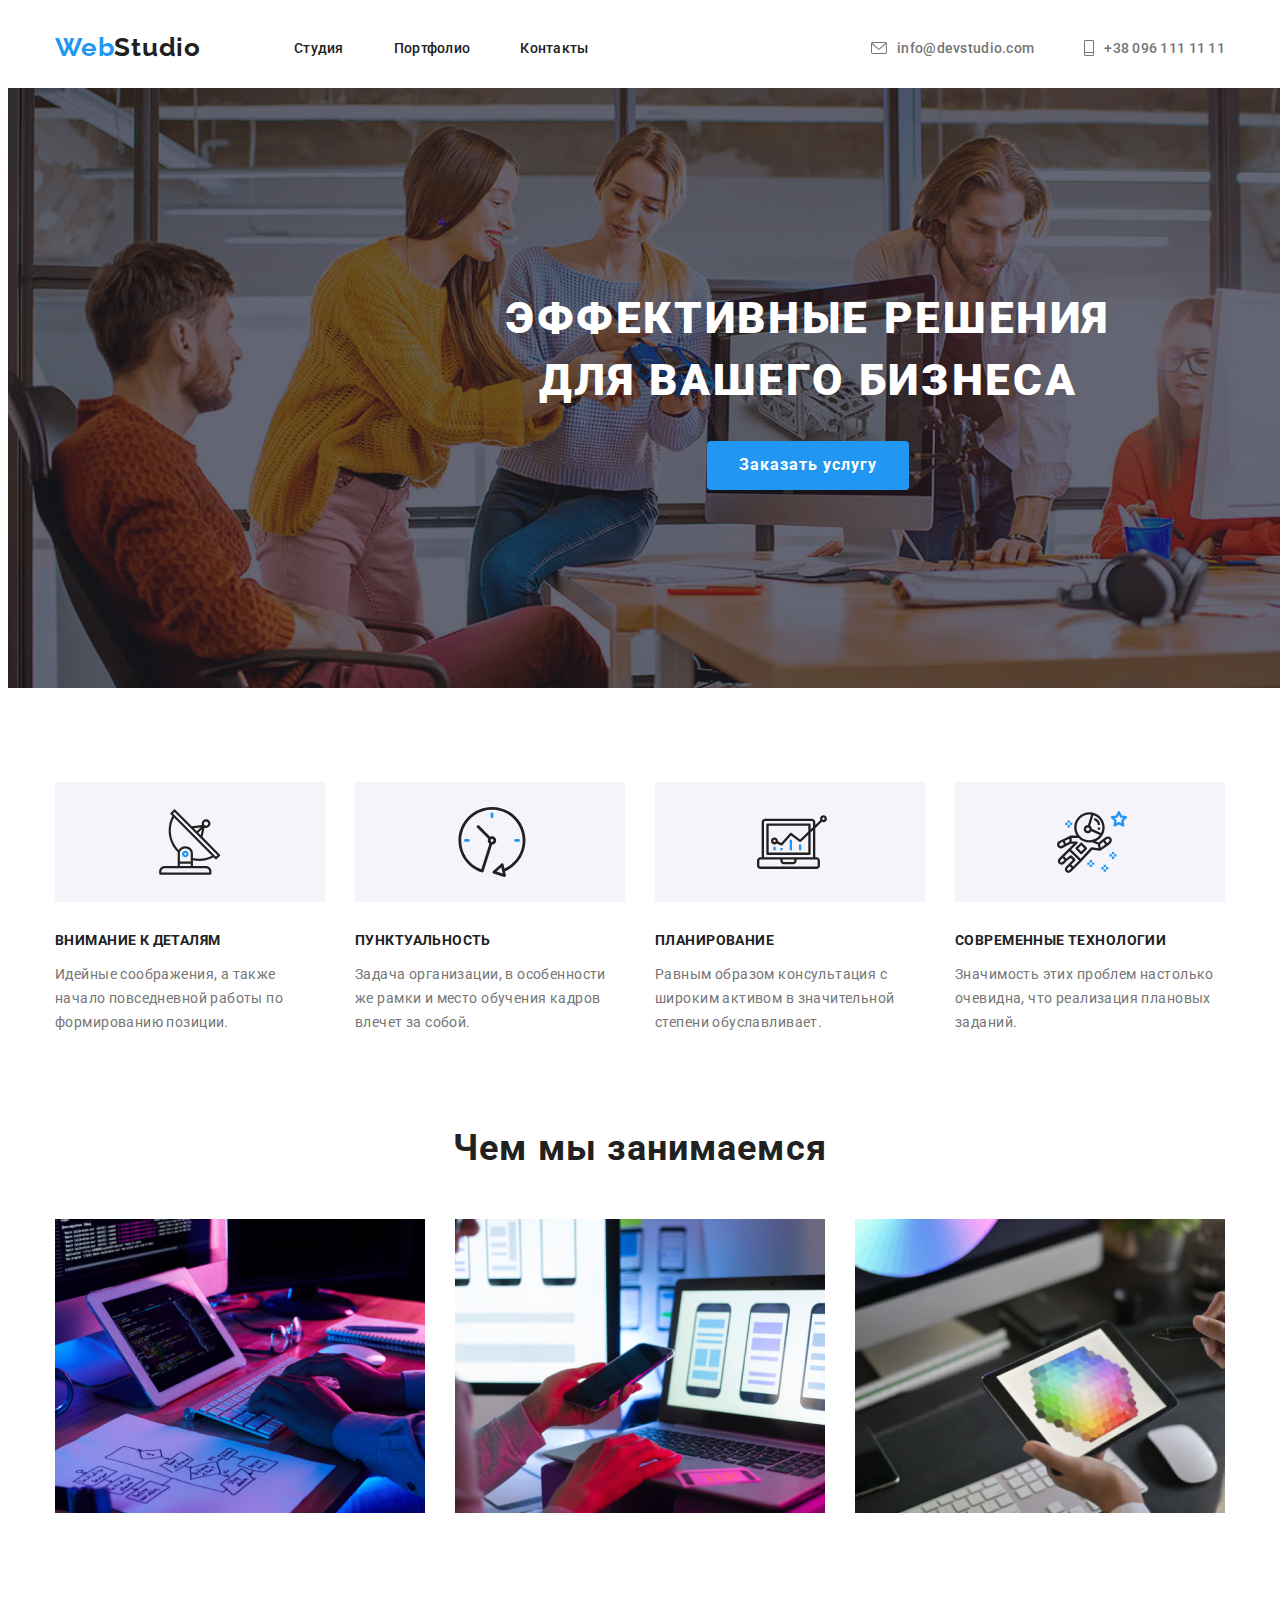
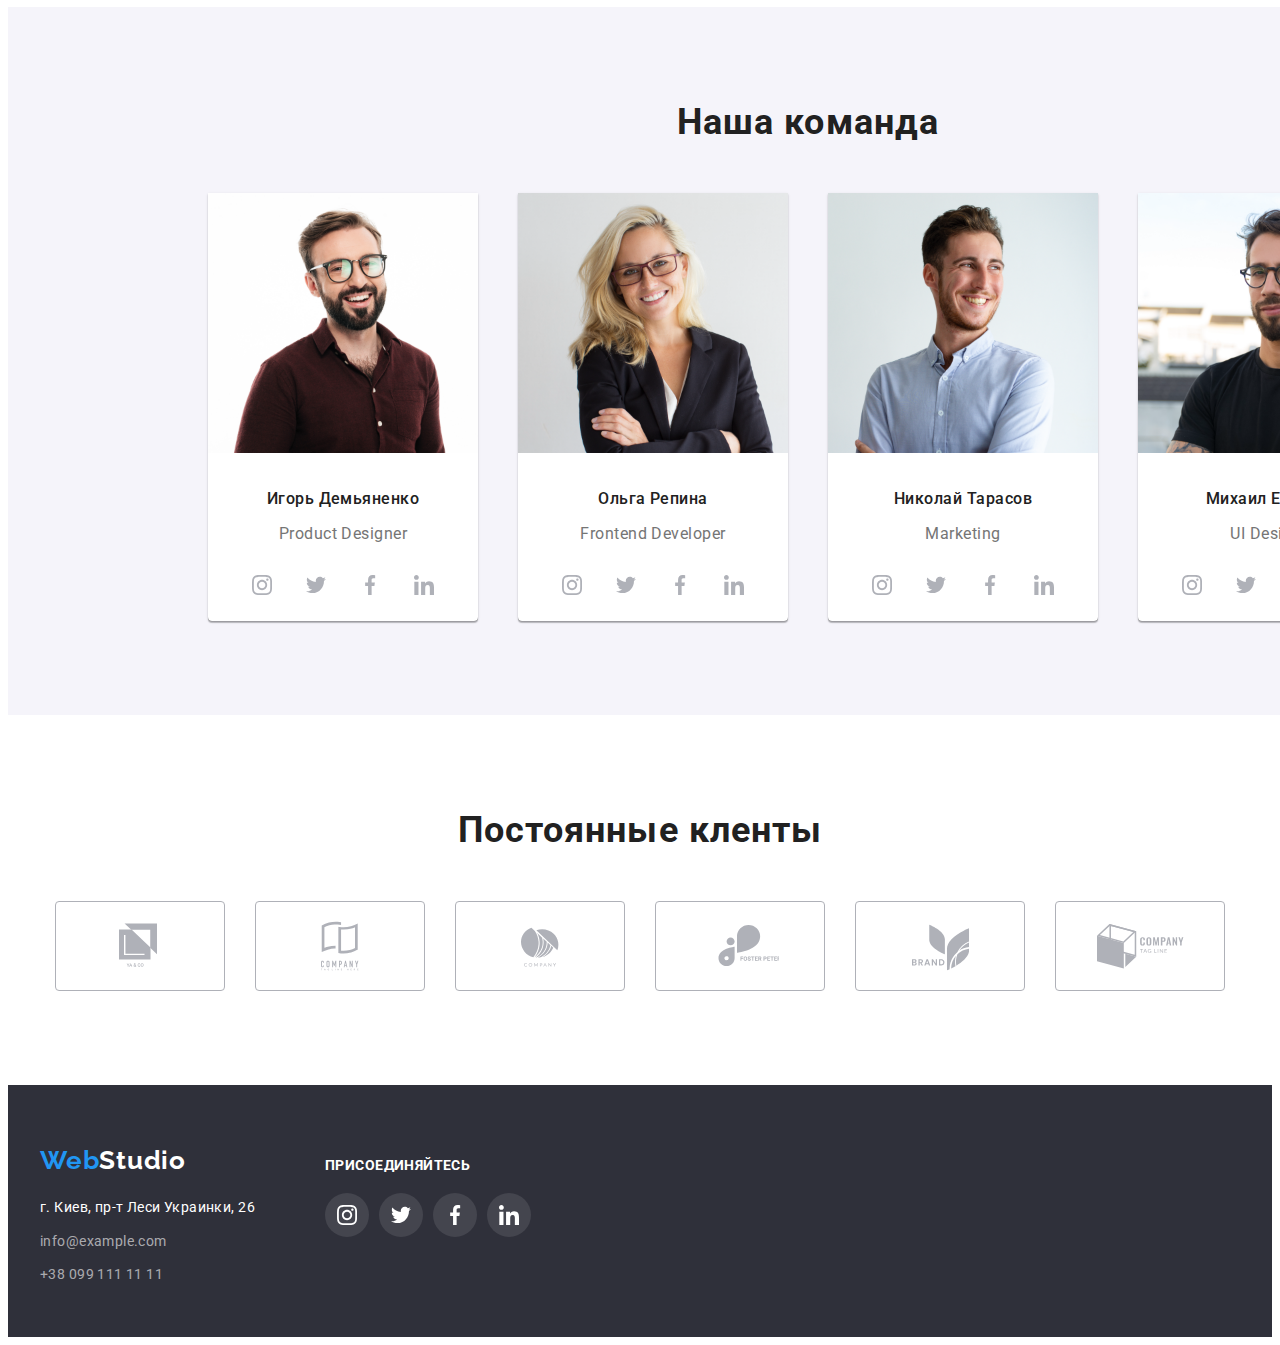
<file: index.html>
<!DOCTYPE html>
<html lang="ru">

<head>
    <meta charset="UTF-8" />
    <meta name="viewport" content="width=device-width, initial-scale=1.0" />
    <link href="https://fonts.googleapis.com/css2?family=Raleway:wght@700&family=Roboto:wght@400;500&display=swap" rel="stylesheet">
    <link rel="stylesheet" href="https://cdnjs.cloudflare.com/ajax/libs/modern-normalize/1.0.0/modern-normalize.min.css"
        integrity="sha512-ISS7cAi1PEhQ8jnbJpJZMd29NlhNj4AWYyLOSp2CE/CsHxTCu+r+t0D2yoJudVrd0/8fTVPUVDzY5Tvli75u/g=="
        crossorigin="anonymous" />
    <link rel="stylesheet" href="./css/main.css" />
    <title>Document</title>
</head>

<body>




    
    <!-- nav -->
    <header class="header">
        <div class="container">
            <nav class="navbar">
                <ul class="list webstudio">
                    <li class="item">
                        <a class="link-portfolio" href="index.html" lang="en"><span
                            class="webstudio-span">Web</span><span class="webstudio-span-studio">Studio</span></a>
                    </li>
                </ul>
                <ul class="list portfolio-contacts">
                   
                       
                    
                    <li class="item"><a class="link-portfolio" href="">Студия</a></li>
                    <li class="item"><a class="link-portfolio" href="portfolio.html">Портфолио</a></li>
                    <li class="item"><a class="link-portfolio" href="">Контакты</a></li>
                </ul>

                <ul class="list contacts">
                    <li class="item">
                       
                        <a class="link-mail" href="mailto:info@devstudio.com" lang="en">
                            <svg class="envelope">
                                <use href = "./img/svg/sprite.svg#envelope">
    
                                </use>
                            </svg>
                            info@devstudio.com</a>
                       
                       
                    </li>
                  
                    <li class="item">
                        
                        <a class="contacts-phone" href="tel:+380961111111">
                            <svg class="smartphone" width = 20px height = 20px>
                                <use href = "./img/svg/sprite.svg#smartphone">
                                    </use>
                            </svg>
                            +38 096 111 11 11</a></li>
                </ul>
            </nav>
        </div>
    </header>
   
        <!-- герой -->
    <section class="hero overlay">
       
            <h1 class="hero-title">Эффективные решения для вашего бизнеса</h1>
            <a class="hero-link" href="">Заказать услугу</a>

        
         
    </section>

    <!-- чем мы занимаемся -->

    <section class="features">
       <div class="container-no-padding">
        <div class="flex-container">
            
           <ul class="list flex-container">
               
               <li class="flex-element">
                <div class="tumb">
                    <svg class="clock"  style="width:65.32px; height:70px;">
               <use href = "./img/svg/sprite.svg#antenna"></use>
           </svg>
              </div>
                   
                   
                   <h3>Внимание к деталям</h3>
                   <div class="box">
                    <p class="features-text">Идейные соображения, а также начало повседневной работы по формированию позиции.</p>
                   </div>
                    
            
                   
                  
               </li>
               <li class="flex-element">
                   <div class="tumb">
                         <svg class="clock" style="width:70px; height:70px;">
                    <use href = "./img/svg/sprite.svg#clock"></use>
                </svg>
                   </div>
               
                   
                   <h3 >Пунктуальность</h3>
                   <div class="box">
                    <p class="features-text">Задача организации, в особенности же рамки и место обучения кадров влечет за собой.</p>
                   </div>
                   
                   
                  
               </li>
               <li class="flex-element">
                <div class="tumb">
                    <svg class="clock" style="width:70px; height:70px;">
               <use href = "./img/svg/sprite.svg#diagram"></use>
           </svg>
              </div>
                   <h3 >Планирование</h3>
                   <div class="box">
                        <p class="features-text">Равным образом консультация с широким активом в значительной степени обуславливает.</p>
                   </div>
                   
                   
                   
               </li>
               <li class="flex-element">
                <div class="tumb">
                    <svg class="clock" style = "width: 70px; height:70px;">
               <use href = "./img/svg/sprite.svg#astronaut"></use>
           </svg>
              </div>
               
                   <h3 >Современные технологии</h3>
                   <div class="box">
                    <p class="features-text">Значимость этих проблем настолько очевидна, что реализация плановых заданий.</p>
                   </div>
                    
                  
               </li>
           </ul>

        </div>
        <h2 class="secondary-title">Чем мы занимаемся</h2>
        <ul class="list flex-container-pictures">
            <li class="features-pictures"><img src="./img/img.png" alt=""></li>
            <li class="features-pictures"><img src="./img/img-2.png" alt=""></li>
            <li class="features-pictures"><img src="./img/img-3.png" alt=""></li>
        </ul>
    </div>

    </section>

    <!-- наша команда -->

    <section class="our-team">
      
     <div class="team-container">
         <div class="team-title">
            <h2 class="clients-title">
                Наша команда
            </h2>
         </div>
        
         <ul class="team-list list">
             <li class="item-team">
                 <div class="card">
                    <img class="card-image" src="./img/team/img-4.png" alt="team-mate" />
                    <div class="card-content">
                        <h3 class="team-member">
                            Игорь Демьяненко
                        </h3>
                        <p class="team-text" style="margin: 0;">
                            Product Designer
                        </p>
                        <ul class="list social-networks">
                            <li class="social-networks-item">
                                <a class="social-networks-link" href="https://instagram.com" target="blank" rel="noopener noreferer" aria-label="Instagram">
                                <svg class="social-networks-icons">
                                    <use href = "./img/svg/sprite.svg#instagram"></use>
                                </svg>
                                </a>

                            </li>
                            <li class="social-networks-item">
                                <a class="social-networks-link" href="https://twitter.com" target="blank" rel="noopener noreferer" aria-label="Twitter">
                                <svg class="social-networks-icons">
                                    <use href = "./img/svg/sprite.svg#twitter"></use>
                                </svg>
                                </a>
                            </li>
                            <li class="social-networks-item">
                                <a class="social-networks-link" href="https://facebook.com" target="blank" rel="noopener noreferer" aria-label="Facebook">
                                <svg class="social-networks-icons">
                                    <use href = "./img/svg/sprite.svg#facebook"></use>
                                </svg>
                                </a>
                            </li>
                            <li class="social-networks-item">
                                <a class="social-networks-link" href="https://linkedin.com" target="blank" rel="noopener noreferer" aria-label="linkedin">
                                <svg class="social-networks-icons">
                                    <use href = "./img/svg/sprite.svg#linkedin"></use>
                                </svg>
                                </a>
                            </li>
                        </ul>
                        <!-- конец div card-content -->
                        </div>
                
                <!-- конец div card-content -->
                </div>
                <!-- конец item-team -->
             </li>

             
             <li class="item-team">
                <div class="card">
                    <img class="card-image" src="./img/team/img-5.png" alt="team-mate" />
                    <div class="card-content" >
                        <h3 class="team-member">
                            Ольга Репина
                        </h3>
                        <p class="team-text">
                            Frontend Developer
                        </p>
                        <ul class="list social-networks">
                            <li class="social-networks-item">
                                <a class="social-networks-link" href="https://instagram.com" target="blank" rel="noopener noreferer" aria-label="Instagram">
                                <svg class="social-networks-icons">
                                    <use href = "./img/svg/sprite.svg#instagram"></use>
                                </svg>
                                </a>

                            </li>
                            <li class="social-networks-item">
                                <a class="social-networks-link" href="https://twitter.com" target="blank" rel="noopener noreferer" aria-label="Twitter">
                                <svg class="social-networks-icons">
                                    <use href = "./img/svg/sprite.svg#twitter"></use>
                                </svg>
                                </a>
                            </li>
                            <li class="social-networks-item">
                                <a class="social-networks-link" href="https://facebook.com" target="blank" rel="noopener noreferer" aria-label="Facebook">
                                <svg class="social-networks-icons">
                                    <use href = "./img/svg/sprite.svg#facebook"></use>
                                </svg>
                                </a>
                            </li>
                            <li class="social-networks-item">
                                <a class="social-networks-link" href="https://linkedin.com" target="blank" rel="noopener noreferer" aria-label="linkedin">
                                <svg class="social-networks-icons">
                                    <use href = "./img/svg/sprite.svg#linkedin"></use>
                                </svg>
                                </a>
                            </li>
                        </ul>
                        <!-- конец div card-content -->
                        </div>
                
                <!-- конец div card-content -->
                </div>
                <!-- конец item-team -->
             </li>

             <li class="item-team">
                 <div class="card">
                    <img class="card-image" src="./img/team/img-6.png" alt="team-mate"/>
                    <div class="card-content">
                        <h3 class="team-member">
                            Николай Тарасов
                        </h3>
                        <p class="team-text">
                            Marketing
                        </p>
                        <ul class="list social-networks">
                            <li class="social-networks-item">
                                <a class="social-networks-link" href="https://instagram.com" target="blank" rel="noopener noreferer" aria-label="Instagram">
                                <svg class="social-networks-icons">
                                    <use href = "./img/svg/sprite.svg#instagram"></use>
                                </svg>
                                </a>

                            </li>
                            <li class="social-networks-item">
                                <a class="social-networks-link" href="https://twitter.com" target="blank" rel="noopener noreferer" aria-label="Twitter">
                                <svg class="social-networks-icons">
                                    <use href = "./img/svg/sprite.svg#twitter"></use>
                                </svg>
                                </a>
                            </li>
                            <li class="social-networks-item">
                                <a class="social-networks-link" href="https://facebook.com" target="blank" rel="noopener noreferer" aria-label="Facebook">
                                <svg class="social-networks-icons">
                                    <use href = "./img/svg/sprite.svg#facebook"></use>
                                </svg>
                                </a>
                            </li>
                            <li class="social-networks-item">
                                <a class="social-networks-link" href="https://linkedin.com" target="blank" rel="noopener noreferer" aria-label="linkedin">
                                <svg class="social-networks-icons">
                                    <use href = "./img/svg/sprite.svg#linkedin"></use>
                                </svg>
                                </a>
                            </li>
                        </ul>
                        <!-- конец div card-content -->
                        </div>
                
                <!-- конец div card-content -->
                </div>
                <!-- конец item-team -->
             </li>
             

             <li class="item-team">
                <div class="card">
                    <img class="card-image" src="./img/team/img-7.png" alt="team-mate" style= "width:270px"/>
                    <div class="card-content">
                        <h3 class="team-member" >
                            Михаил Ермаков
                        </h3>
                        <p class="team-text">
                            UI Designer
                        </p>
                       
                        <ul class="list social-networks">
                            <li class="social-networks-item">
                                <a class="social-networks-link" href="https://instagram.com" target="blank" rel="noopener noreferer" aria-label="Instagram">
                                <svg class="social-networks-icons">
                                    <use href = "./img/svg/sprite.svg#instagram"></use>
                                </svg>
                                </a>

                            </li>
                            <li class="social-networks-item">
                                <a class="social-networks-link" href="https://twitter.com" target="blank" rel="noopener noreferer" aria-label="Twitter">
                                <svg class="social-networks-icons">
                                    <use href = "./img/svg/sprite.svg#twitter"></use>
                                </svg>
                                </a>
                            </li>
                            <li class="social-networks-item">
                                <a class="social-networks-link" href="https://facebook.com" target="blank" rel="noopener noreferer" aria-label="Facebook">
                                <svg class="social-networks-icons">
                                    <use href = "./img/svg/sprite.svg#facebook"></use>
                                </svg>
                                </a>
                            </li>
                            <li class="social-networks-item">
                                <a class="social-networks-link" href="https://linkedin.com" target="blank" rel="noopener noreferer" aria-label="linkedin">
                                <svg class="social-networks-icons">
                                    <use href = "./img/svg/sprite.svg#linkedin"></use>
                                </svg>
                                </a>
                            </li>
                        </ul>
                        
                    </div>
                 </div>
             </li>
             <!-- конец team-list -->
         </ul>
         
         <!-- конец дива team-container -->
             </div>  
         <!--конец секции наша команда  -->
    </section>


<section class="clients">
    <div class="container-no-padding client">

    
        <h2 class="clients-title">
            Постоянные кленты
        </h2>
        

        
        <ul class="list clients-container">
            <li class= "list-element">
               <a href="" class="clients-link">
                   <svg class="logo logo-clients-one">
                       <use href = "./img/svg/sprite.svg#logo-1">

                       </use>
                   </svg>
               </a> 
            </li>

            <li class= "list-element">
                <a href="" class="clients-link">
                    <svg class="logo logo-clients-two">
                        <use href = "./img/svg/sprite.svg#logo-2">
 
                        </use>
                    </svg>
                </a> 
             </li>
             <li class= "list-element">
                <a href="" class="clients-link">
                    <svg class="logo logo-clients-three">
                        <use href = "./img/svg/sprite.svg#logo-3">
 
                        </use>
                    </svg>
                </a> 
             </li>
             <li class= "list-element">
                <a href="" class="clients-link">
                    <svg class=" logo logo-clients-four">
                        <use href = "./img/svg/sprite.svg#logo-4">
 
                        </use>
                    </svg>
                </a> 
             </li>
             <li class= "list-element">
                <a href="" class="clients-link">
                    <svg class="logo logo-clients-five">
                        <use href = "./img/svg/sprite.svg#logo-5">
 
                        </use>
                    </svg>
                </a> 
             </li>
             <li class= "list-element">
                <a href="" class="clients-link">
                    <svg class=" logo logo-clients-six">
                        <use href = "./img/svg/sprite.svg#logo-6">
 
                        </use>
                    </svg>
                </a> 
             </li>

        </ul>
    </div>
    
    
</section>

   
    <section class="footer-section">
       
            <footer class="footer container">
                <div class="adress">
                <a class="footer-webstudio-link" href=""><span class="webstudio-span">Web</span><span
                        class="footer-webstudio-span-studio">Studio</span></a>
                <address class="footer-address">
                    <span class="address-span">
                        г. Киев, пр-т Леси Украинки, 26 <br />
                    </span>
                    
                    <a class="address-contacts-mail" href="mailto:info@example.com">info@example.com</a>
                   
                    <a class="address-contacts-phone" href="tel:+380991111111">+38 099 111 11 11</a>
                </address>
        </div>
      
           <div class="footer-title">
           
           </div> 
        <div class="join">
                <h4 class="footer-joinup-title">Присоединяйтесь</h4>
            
                <ul class="list social-networks">
                    <li class="social-networks-item">
                        <a class="footer-networks-link" href="https://instagram.com" target="blank" rel="noopener noreferer" aria-label="Instagram">
                        <svg class="footer-networks-icons">
                            <use href = "./img/svg/sprite.svg#instagram"></use>
                        </svg>
                        </a>

                    </li>
                    <li class="social-networks-item">
                        <a class="footer-networks-link" href="https://twitter.com" target="blank" rel="noopener noreferer" aria-label="Twitter">
                        <svg class="footer-networks-icons">
                            <use href = "./img/svg/sprite.svg#twitter"></use>
                        </svg>
                        </a>
                    </li>
                    <li class="social-networks-item">
                        <a class="footer-networks-link" href="https://facebook.com" target="blank" rel="noopener noreferer" aria-label="Facebook">
                        <svg class="footer-networks-icons">
                            <use href = "./img/svg/sprite.svg#facebook"></use>
                        </svg>
                        </a>
                    </li>
                    <li class="social-networks-item">
                        <a class="footer-networks-link" href="https://linkedin.com" target="blank" rel="noopener noreferer" aria-label="linkedin">
                        <svg class="footer-networks-icons">
                            <use href = "./img/svg/sprite.svg#linkedin"></use>
                        </svg>
                        </a>
                    </li>
                </ul>
               
            </div>
            </footer>
       
    </section>

  
</body>

</html>
</file>
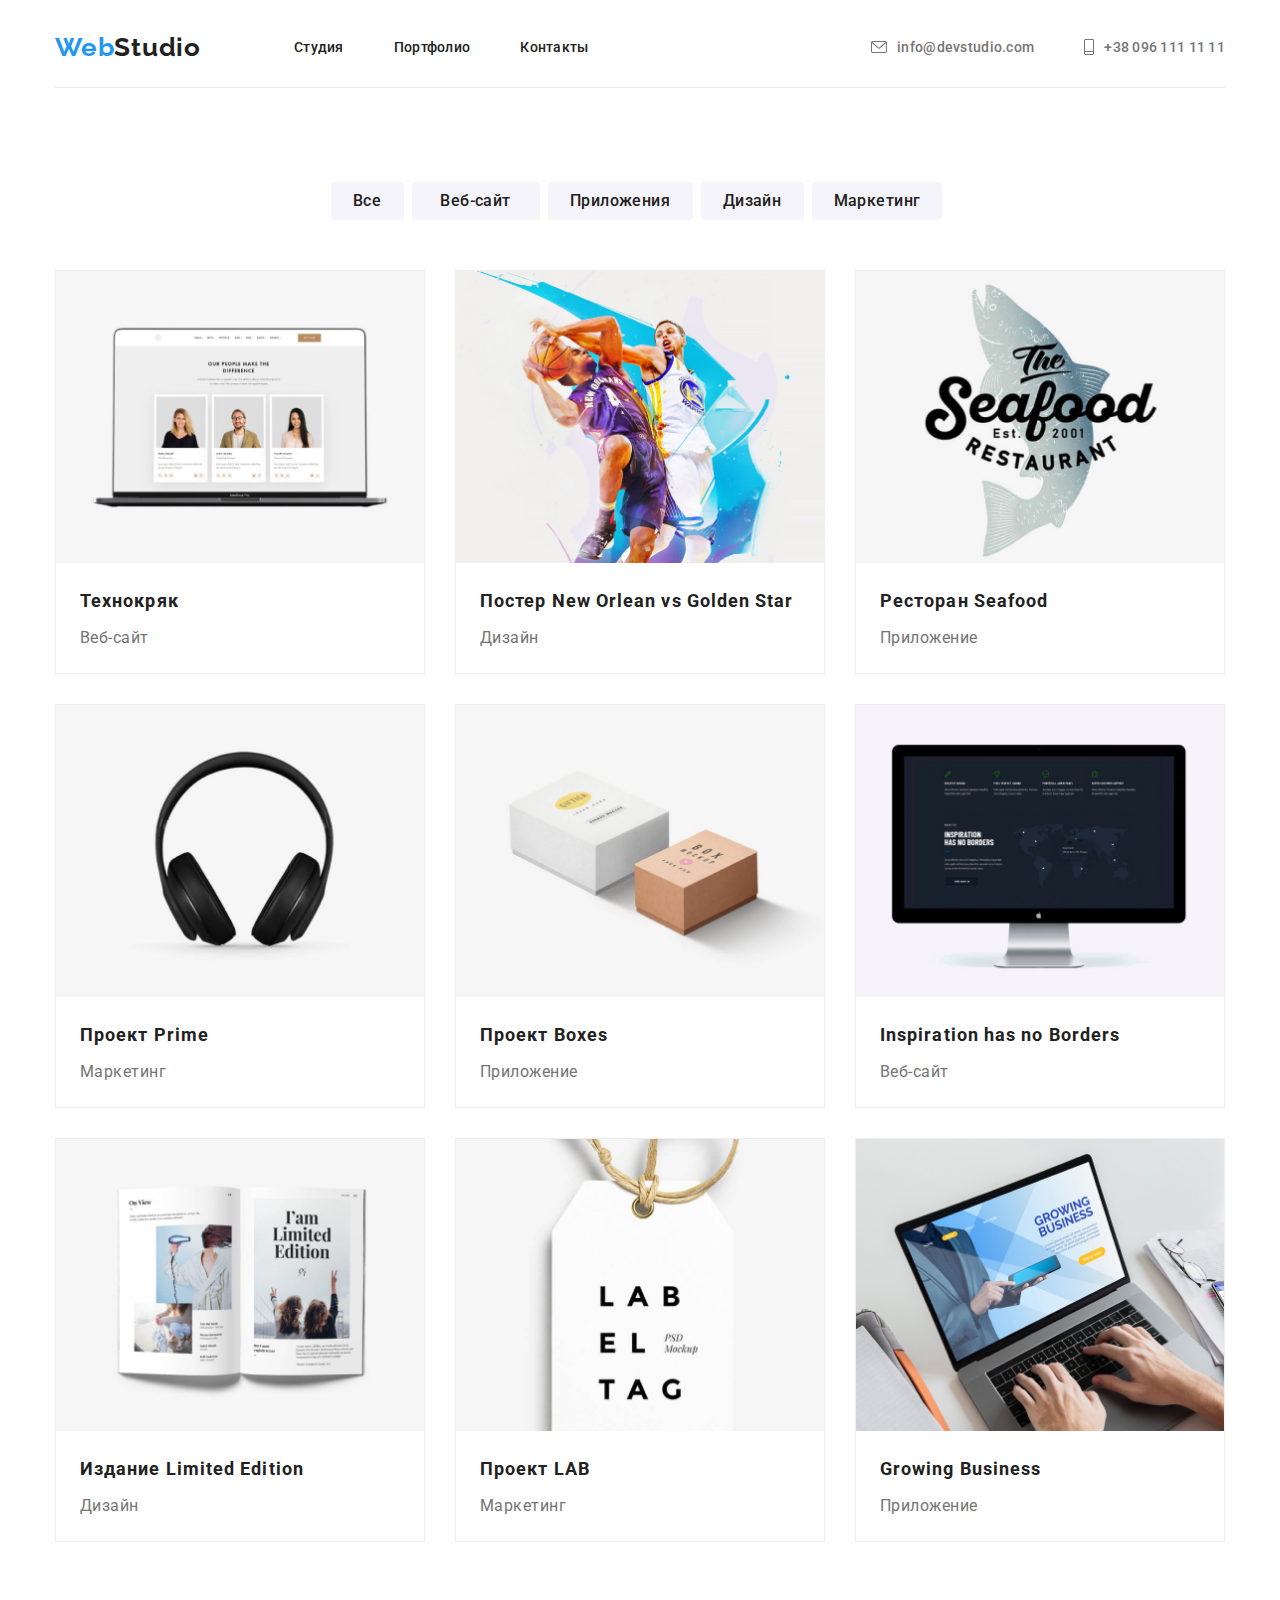
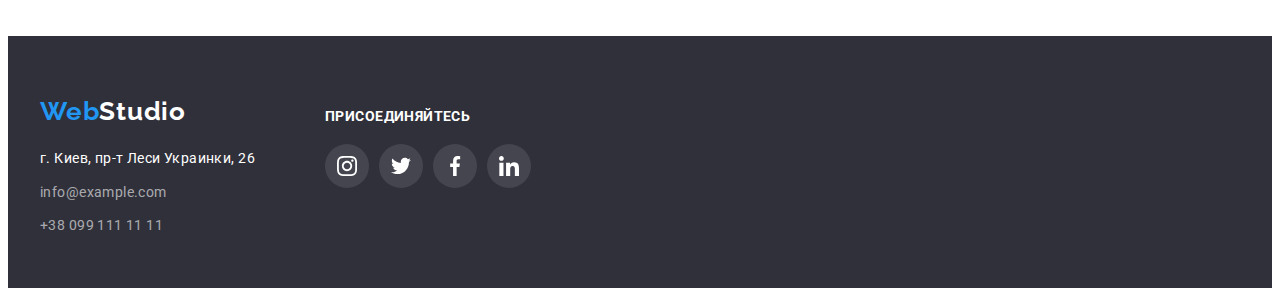
<file: portfolio.html>
<!DOCTYPE html>
<html lang="ru">

<head>
    <meta charset="UTF-8" />
    <meta name="viewport" content="width=device-width, initial-scale=1.0" />
    <link href="https://fonts.googleapis.com/css2?family=Raleway:wght@700&family=Roboto:wght@500&display=swap"
        rel="stylesheet" />
    <link rel="stylesheet" href="https://cdnjs.cloudflare.com/ajax/libs/modern-normalize/1.0.0/modern-normalize.min.css"
        integrity="sha512-ISS7cAi1PEhQ8jnbJpJZMd29NlhNj4AWYyLOSp2CE/CsHxTCu+r+t0D2yoJudVrd0/8fTVPUVDzY5Tvli75u/g=="
        crossorigin="anonymous" />
    <link rel="stylesheet" href="./css/main.css" />
    <title>Portfolio</title>
</head>

<body>
    <header class="header">
        <div class="container">
            <nav class="navbar-portfolio">
                <ul class="list webstudio">
                    <li class="item">
                        <a class="link-portfolio" href="index.html" lang="en"><span
                            class="webstudio-span">Web</span><span class="webstudio-span-studio">Studio</span></a>
                    </li>
                </ul>
                <ul class="list portfolio-contacts">
                   
                       
                    
                    <li class="item"><a class="link-portfolio" href="index.html">Студия</a></li>
                    <li class="item"><a class="link-portfolio" href="portfolio.html">Портфолио</a></li>
                    <li class="item"><a class="link-portfolio" href="">Контакты</a></li>
                </ul>

                <ul class="list contacts">
                    <li class="item">
                       <div class="mail-envelope">
                        <a class="link-mail" href="mailto:info@devstudio.com" lang="en">
                            <svg class="envelope">
                                <use href = "./img/svg/sprite.svg#envelope">
    
                                </use>
                            </svg>
                            info@devstudio.com</a>
                       </div>
                       
                    </li>
                    <li class="item">
                        
                        <a class="contacts-phone" href="tel:+380961111111">
                            <svg class="smartphone">
                                <use href = "./img/svg/sprite.svg#smartphone"></use>
                            </svg>
                            +38 096 111 11 11</a></li>
                </ul>
            </nav>
        </div>
    </header>

    <main>
   
            <ul class="list portfolio-buttons">
                <li class="button-item"><button class="button-items-all">Все</button></li>
                <li class="button-item"><button class="button-items-website">Веб-сайт</button></li>
                <li class="button-item"><button class="button-items-apps">Приложения</button></li>
                <li class="button-item"><button class="button-items-disign">Дизайн</button></li>
                <li class="button-item"><button class="button-items-marketing">Маркетинг</button></li>
            </ul>
      
        
        
   
<div class="card-container-portfolio">
    <div class="flex-container-portfolio">

<div class="card-portfolio">
    <img class="card-image-portfolio" src="./img/portfolio/img-14.jpg" alt="" >
    <div class="card-content-portfolio">
        <h3 class="features-title">Технокряк</h3>
        <p class="card-text">Веб-сайт</p>
    </div>
</div>

<div class="card-portfolio">
    <img class="card-image-portfolio" src="./img/portfolio/img-15.jpg" alt="" >
    <div class="card-content-portfolio">
        <h3 class="features-title">Постер New Orlean vs Golden Star</h3>
        <p class="card-text" >Дизайн</p>
    </div>
</div>

<div class="card-portfolio">
    <img class="card-image-portfolio" src="./img/portfolio/img-16.jpg" alt="" >
    <div class="card-content-portfolio">
        <h3 class="features-title">Ресторан Seafood</h3>
        <p class="card-text">Приложение</p>
    </div>
</div>

<div class="card-portfolio">
    <img class="card-image-portfolio" src="./img/portfolio/img-17.jpg" alt="" >
    <div class="card-content-portfolio">
        <h3 class="features-title">Проект Prime</h3>
        <p class="card-text">Маркетинг</p>
    </div>
</div>

<div class="card-portfolio">
    <img class="card-image-portfolio" src="./img/portfolio/img-18.jpg" alt="" >
    <div class="card-content-portfolio">
        <h3 class="features-title">Проект Boxes</h3>
        <p class="card-text">Приложение</p>
    </div>
</div>

<div class="card-portfolio">
    <img class="card-image-portfolio" src="./img/portfolio/img-19.jpg" alt="" >
    <div class="card-content-portfolio">
        <h3 class="features-title">Inspiration has no Borders</h3>
        <p class="card-text">Веб-сайт</p>
    </div>
</div>

<div class="card-portfolio">
    <img class="card-image-portfolio" src="./img/portfolio/img-20.jpg" alt="" >
    <div class="card-content-portfolio">
        <h3 class="features-title">Издание Limited Edition</h3>
        <p class="card-text">Дизайн</p>
    </div>
</div>

<div class="card-portfolio">
    <img class="card-image-portfolio" src="./img/portfolio/img-21.jpg" alt="" >
    <div class="card-content-portfolio">
        <h3 class="features-title">Проект LAB</h3>
        <p class="card-text">Маркетинг</p>
    </div>
</div>

<div class="card-portfolio">
    <img class="card-image-portfolio" src="./img/portfolio/img-22.jpg" alt="" >
    <div class="card-content-portfolio">
        <h3 class="features-title">Growing Business</h3>
        <p class="card-text">Приложение</p>
    </div>
</div>
<!-- закончился flex-container -->
</div>
<!-- ************************* -->
<!-- закончился card-container -->
</div>
<!-- ************************** -->
    </main>

        
        <section class="footer-section">
       
            <footer class="footer container">
                <div class="adress">
                <a class="footer-webstudio-link" href=""><span class="webstudio-span">Web</span><span
                        class="footer-webstudio-span-studio">Studio</span></a>
                <address class="footer-address">
                    <span class="address-span">
                        г. Киев, пр-т Леси Украинки, 26 <br />
                    </span>
                    
                    <a class="address-contacts-mail" href="mailto:info@example.com">info@example.com</a>
                   
                    <a class="address-contacts-phone" href="tel:+380991111111">+38 099 111 11 11</a>
                </address>
        </div>
      
          
           <div class="join">
            <h4 class="footer-joinup-title">Присоединяйтесь</h4>
        
            <ul class="list social-networks">
                <li class="social-networks-item">
                    <a class="footer-networks-link" href="https://instagram.com" target="blank" rel="noopener noreferer" aria-label="Instagram">
                    <svg class="footer-networks-icons">
                        <use href = "./img/svg/sprite.svg#instagram"></use>
                    </svg>
                    </a>

                </li>
                <li class="social-networks-item">
                    <a class="footer-networks-link" href="https://twitter.com" target="blank" rel="noopener noreferer" aria-label="Twitter">
                    <svg class="footer-networks-icons">
                        <use href = "./img/svg/sprite.svg#twitter"></use>
                    </svg>
                    </a>
                </li>
                <li class="social-networks-item">
                    <a class="footer-networks-link" href="https://facebook.com" target="blank" rel="noopener noreferer" aria-label="Facebook">
                    <svg class="footer-networks-icons">
                        <use href = "./img/svg/sprite.svg#facebook"></use>
                    </svg>
                    </a>
                </li>
                <li class="social-networks-item">
                    <a class="footer-networks-link" href="https://linkedin.com" target="blank" rel="noopener noreferer" aria-label="linkedin">
                    <svg class="footer-networks-icons">
                        <use href = "./img/svg/sprite.svg#linkedin"></use>
                    </svg>
                    </a>
                </li>
            </ul>
           
        </div>
            </footer>
       
    </section>



</body>

</html>
</file>
<file: css/main.css>
/* осановные утилиты */
html {
  box-sizing: border-box;
}

*,
*::before,
*::after {
  box-sizing: inherit;
}


img {
  display: inline-block;
  max-width: 100%;
  height: auto;
}

.list {
  list-style: none;
  padding: 0;
  margin: 0;
}
.header >.container{
  height: 80px;
}

.container {
  width: 1200px;
  margin-left: auto;
  margin-right: auto;
  padding-right: 15px;
  padding-left: 15px;
  
}

:root {
  --title-text-color: #212121;
  --accent-color: #2196f3;
  --primary-white-color: #ffffff;
  --main-text-color: #757575;
  --hero-bcg-color: #2f303a;
  --team-bcg-color: #f5f4fa;
  --footer-bcg: #2f303a;
  --address-mail: rgba(255, 255, 255, 0.6);
}


/*/ здесь прописываем ховеры и фокусы /*/
.link-portfolio:hover {
  color: var(--accent-color);
}

.link-portfolio:focus {
  color: var(--accent-color);
}

/* section{
  padding-top: 94px;
  padding-bottom: 94px;
} */

/* navbar */





.navbar{
  display: flex;
  align-items: center;
  justify-content: center ;
  height: 80px;
}

.navbar-portfolio{
  display: flex;
  align-items: center;
  justify-content: center;
  height: 80px;
  border-bottom: 1px solid #ECECEC;
}
.webstudio{
  margin-right: 93px;
}
.portfolio-contacts {
  padding: 0;
  margin: 0;
  display: flex;
}

  /* .portfolio-contacts .item{
    margin-right: 50px;
  }
  .portfolio-contacts .item:last-child{
    margin-right: 0;
  } */
.portfolio-contacts .item:not(:last-child){
  margin-right: 50px;
}
.contacts {
  padding: 0;
  margin: 0;
}
.footer-webstudio-link{
  text-decoration: none;
}
.webstudio-span {
  color: var(--accent-color);

  font-family: Raleway;
  font-style: normal;
  font-weight: bold;
  font-size: 26px;
  line-height: 1.2;
  /* identical to box height */
  letter-spacing: 0.03em;
}

.webstudio-span-studio {
  color: var(--title-text-color);
  font-family: Raleway;
  font-style: normal;
  font-weight: 700;
  font-size: 26px;
  line-height: 1.2;
  /* identical to box height */
  letter-spacing: 0.03em;
  
}
.footer-webstudio-span-studio{
  color: var(--primary-white-color);
  font-family: Raleway;
  font-style: normal;
  font-weight: 700;
  font-size: 26px;
  line-height: 1.2;
  /* identical to box height */
  letter-spacing: 0.03em;
  
  
}

.link-portfolio {
  display: block;
  padding-top: 32px;
  padding-bottom: 32px;
   
  color: var(--title-text-color);
  text-decoration: none;
  font-family: Roboto;
  font-style: normal;
  font-weight: 500;
  font-size: 14px;
  line-height: 1.2;
  letter-spacing: 0.02em;
 
}


.contacts{
  display: flex;
  margin-left: auto;
}
.contacts .item +.item{
  margin-left: 50px;
}
/*/ теперь прописываю стили для телефона и мейла/*/
.link-mail {
  color: var(--main-text-color);
  font-family: Roboto;
  font-style: normal;
  font-weight: 500;
  font-size: 14px;
  line-height: 1.2;
  letter-spacing: 0.02em;
  text-decoration: none;
  display: flex;
  align-items: center;
}
.envelope{
  width: 16px;
  height: 12px;
  fill: #757575;
 
  margin-right: 10px;
}
.link-mail:hover{
  color: var(--accent-color);
}

.link-mail:hover .envelope,
.link-mail:focus .envelope{
  fill: var(--accent-color);
}
.mail-envelope{
  
  align-items: center;

}


.contacts-phone {
  color: var(--main-text-color);
  font-family: Roboto;
  font-style: normal;
  font-weight: 500;
  font-size: 14px;
  line-height: 1.2;
  letter-spacing: 0.02em;
  text-decoration: none;
  display: flex;
  align-items: center;
}
.smartphone{
  width: 10px;
  height: 16px;
  fill: #757575;
  margin-right: 10px;
}
.contacts-phone:hover {
  color: var(--accent-color);
}

.contacts-phone:hover .smartphone,
.contacts-phone:focus .smartphone{
 fill: var(--accent-color);
}
/* закончили с элементами навбара */
/* начинаются  секции */

/* section:not(:last-child){
  padding-top: 94px;
  padding-bottom: 94px;
} */
.header > .container{
  height: 80px;
}

section:not(:last-child){
  padding-top: 94px;
  padding-bottom: 94px;
}
/* наш герой */

.hero {
  background-color: var(--hero-bcg-color);
  width: 1600px;
  height: 600px;
  margin-right: auto;
  margin-left: auto;
  
  
  
  
  /* padding-bottom: 91px;
  padding-top:91px; */
 
  text-align: center;
 padding-bottom: 94px;
}

.overlay{
  height: 600px;
  max-width: 1600px;
  margin-left: auto;
  margin-right: auto;
 
  background-size: cover;
  background-repeat: no-repeat;
  background-position: center;
  background-image: 
  linear-gradient(to right, rgba(47, 48, 58, 0.4), rgba(47, 48, 58, 0.4)), 
  url(../img/background/Img-23.jpg); 
                    
}

.hero-title {
  color: var(--primary-white-color);
  font-family: Roboto;
  font-style: normal;
  font-weight: 900;
  font-size: 44px;
  line-height: 1.4;
  text-align: center;
  letter-spacing: 0.06em;
  text-transform: uppercase;
  /* горизонтальная геометрия */
  margin: 0;
  padding-top:106px;
  padding-left: 452px;
  padding-right: 452px;
  padding-bottom: 30px;
  
}

.hero-link {
  color: var(--primary-white-color);
  background-color: var(--accent-color);
  font-family: Roboto;
  font-style: normal;
  font-weight: bold;
  font-size: 16px;
  line-height: 1.8;
  letter-spacing: 0.06em;
  text-decoration: none;
  border-radius: 4px;
  /* вертикальная геометрия 158пикселя */
  display: inline-block;
  padding: 10px 32px;
   
}




/* ******************************************** */
/* FEATURES */



.flex-container{
  
  flex-wrap: wrap;
  display: flex;
  width: 1170px;
  height: 251px;
  

}

.flex-container-pictures{
  flex-wrap: wrap;
  display: flex;
  width: 1170px;
  height: 294px;


}
.flex-element{
  width: 270px;
  height: 101px;
  margin-right: 30px;
  
  
}
.flex-element:nth-last-child(4n+1){
  margin-right: 0;
}

.tumb{
  width: 270px;
  height: 120px;
  background-color: #F5F4FA;
 
}
.clock{
  margin-left: 101.54px;
  margin-right: 101.54px;
  margin-top: 25px;
  margin-bottom: 25px;
}
.satelitte{
  margin-left: 102.34px;
  margin-right: 102.34px;
  margin-top: 25px;
  margin-bottom: 25px;
}


.features-text{
color: var(--main-text-color);

font-family: Roboto;
font-style: normal;
font-weight: 400;
font-size: 14px;
line-height: 24px;
/* or 171% */
letter-spacing: 0.03em;
height: 75px;



  

}
.box{
  display: block;
  width: 270px;
  height: 75px;
  margin-right: 30px;
  
  
}


.features-pictures{
  
  margin-right: 30px;
  width: 370px;
  height: 294px;
  
}
.features-pictures:nth-last-child(3n+1){
  margin-right: 0;
}
.flex-element h3 {
color: var(--title-text-color);
font-family: Roboto;
font-style: normal;
font-weight: bold;
font-size: 14px;

letter-spacing: 0.03em;
text-transform: uppercase;
margin-top: 30px;
margin-bottom: 10px;



}

.main-text {
  font-family: Roboto;
  font-style: normal;
  font-weight: normal;
  font-size: 16px;
  line-height: 30px;
  /* identical to box height, or 187% */
  letter-spacing: 0.03em;
  color: #757575;
  /* вертикальная геометрия */
  margin-top: 0;
  margin-bottom: 94px;

}


/* чем мы занимаемся */
.secondary-title {
  color: var(--title-text-color);

  font-family: Roboto;
  font-style: normal;
  font-weight: bold;
  font-size: 36px;
  line-height: 42px;
  text-align: center;
  letter-spacing: 0.03em;


  margin-top: 94px;
  margin-bottom: 50px;

  
}
.pictures{
  display: flex;
}
.pictures-item{
  width: calc((100%-60)/3);
  margin-right: 30px;
}





/* ***************************************** */
/* НАША КОМАНДА */
.our-team {
  
  height:  708px;
  width: 1600px;
  background-color: var(--team-bcg-color);
  margin-left: auto;
  margin-right: auto;
 
 
 
}
.team-container{
  margin-left: auto;
  margin-right: auto;
  margin-top: 0;
  width: 1200px;
  
  

  
  /* outline: 2px solid tomato; */
}
.team-title{
padding-left: 268px;
padding-right: 268px;

font-family: Roboto;
font-style: normal;
font-weight: bold;
font-size: 36px;
line-height: 42px;
text-align: center;
letter-spacing: 0.03em;

color: #212121;


}

.item-team{
  width: 270px;
  
  margin-right: 30px;
  
}
.item-team:nth-last-child(4n+1){
  margin-right: 0;
}

.team-list{
  display: flex;
  justify-content: space-between;
  margin-bottom: 0;
  padding-bottom: 0;

  
  
  
  
}
.card{
  width: 270px;
  height: 428px;
  overflow: hidden;
  border: transparent;
  box-shadow: 0px 1px 3px rgba(0, 0, 0, 0.12), 0px 1px 1px rgba(0, 0, 0, 0.14), 0px 2px 1px rgba(0, 0, 0, 0.2);
  border-radius: 0px 0px 4px 4px;
  
  
}


.card-image{
  display: block;
  
  width: 270px;
  height: 260px;
  
  
}
.card-content{
   
  background: #FFFFFF;
  box-sizing: border-box;
  border: transparent;
  border-radius: 0px 0px 4px 4px;
  box-shadow: 0px 1px 3px rgba(0, 0, 0, 0.12), 0px 1px 1px rgba(0, 0, 0, 0.14), 0px 2px 1px rgba(0, 0, 0, 0.2);

  padding-left: 24px;
  padding-right: 24px;
  padding-top: 20px;
  padding-bottom: 30px;

  width: 270px;
  height: 168px;
  
  
}
.team-member{
  font-family: Roboto;
  font-style: normal;
  font-weight: 500;
  font-size: 16px;
  line-height: 19px;
  /* identical to box height */
  text-align: center;
  letter-spacing: 0.03em;

  color: #212121;
}
.team-text{
  font-family: Roboto;
  font-style: normal;
  font-weight: normal;
  font-size: 16px;
  line-height: 19px;
  /* identical to box height */
  text-align: center;
  letter-spacing: 0.03em;

  color: #757575;
  
}
.social-networks{
  display: flex;
  justify-content: center;
  
}

h4{
  display: block;
}
.social-networks-item:not(:last-child){
  margin-right: 10px;
}
.social-networks-link{
  width: 44px;
  height: 44px;
  display: flex;
  justify-content: center;
  align-items: center;
  background-color: white;
  border-radius: 50%;
  
}





.social-networks-link:hover .social-networks-icons{
  
  fill: white;
  
}
.social-networks-link:hover{
  background-color: #2196F3;
  
}

.social-networks-icons{
  width: 20px;
  height: 20px;
  fill: #AFB1B8;
}






/* клиенты */

.client{
  height: 182px;
  
  
}

.companys-container{
  margin-left: auto;
  margin-right: auto;
  margin-top: 0;
  width: 1200px;
  height: 182px;
  padding-bottom: 94px;
  padding-top: 94px;
  padding-right: 215px;
  padding-left: 215px;
  

  
  /* outline: 2px solid tomato; */
}

.clients-title{
  padding-bottom: 50px;
  margin: 0;
  
  font-family: Roboto;
  font-style: normal;
  font-weight: bold;
  font-size: 36px;
  line-height: 42px;
  text-align: center;
  letter-spacing: 0.03em;
  /* margin-top: 94px;
  margin-bottom: 50px; */
  color: #212121;


}
  
  






.logo-clients-one{
  fill: #AFB1B8;
  width: 44.27px;
  height: 49.23px;

  margin-top: 20px;
  margin-bottom: 20px;
  margin-left: 63px;
  margin-right: 63px;

}

.logo-clients-two{
  fill: #AFB1B8;
  width: 40px;
  height: 50px;

  margin-top: 19px;
  margin-bottom: 19px;
  margin-left: 65px;
  margin-right: 65px;
}

.logo-clients-three{
  fill: #AFB1B8;
  width: 41px;
  height: 42.6px;

  margin-top: 24px;
  margin-bottom: 24px;
  margin-left: 65px;
  margin-right: 65px;

}

.logo-clients-four {
  fill: #AFB1B8;
  width: 79px;
  height: 42px;

  margin-top: 23px;
  margin-bottom: 23px;
  margin-left: 44px;
  margin-right: 44px;

}

.logo-clients-five{
  fill: #AFB1B8;
  width: 59px;
  height: 47px;

  margin-top: 22px;
  margin-bottom: 21px;
  margin-left: 56px;
  margin-right: 55px;

}

.logo-clients-six{
  fill: #AFB1B8;
  width: 88px;
  height: 45px;

  margin-top: 22px;
  margin-bottom: 22px;
  margin-left: 41px;
  margin-right: 40px;

}

.logo-clients:nth-last-child(6n+1){
  margin-right: 0;
}
.list-element{
  /* outline: 1px solid green; */
}
.clients-link{
  display: flex;
 
  border: 1px solid #AFB1B8;
  border-radius: 4px;
  width: 170px;
  height: 90px;
  margin: 0;
}




.list-element:hover .logo{
fill: #2196F3;
}
.list-element:hover .clients-link{
  border-color: #2196F3;
}

.list-element{
  width: 270px;
  
  
  margin-right: 30px;
}
.list-element:nth-last-child(6n+1){
  margin-right: 0;
}


.clients-container{
  display: flex;
  justify-content: space-between;
  padding-bottom: 
}




/* подвал */
.footer-section{
  background-color: #2f303a;
  height: 252px;
  
}
.footer {
    
    width: 1230px;
    height: 252px;
    margin-right: auto;
    margin-left: auto;
    padding-top: 60px;
   
    padding-bottom: 161px;
    display: flex;
  }
  
.container-no-padding{
  width: 1200px;
  padding-right: 15px;
  padding-left: 15px;
  margin-left: auto;
  margin-right: auto;
  
 
  
  
  
}

.webstudio-link {
  color: #ffffff;
  text-decoration: none;
  display: inline-block;
  margin-bottom: 20px;
  
}

.address-span {
  color: var(--primary-white-color);
  font-family: Roboto;
  font-style: normal;
  font-weight: normal;
  font-size: 14px;
  line-height: 1.7;
  /* or 171% */
  letter-spacing: 0.03em;

  display: inline-block;
  margin-bottom: 9px;
  margin-top: 20px;
 
}

.address-mail {
  color: var(--address-mail);

  font-family: Roboto;
  font-style: normal;
  font-weight: normal;
  font-size: 14px;
  line-height: 1.7;
  /* or 171% */
  letter-spacing: 0.03em;

  color: rgba(255, 255, 255, 0.6);
}


.address-contacts-mail{
  font-family: Roboto;
  font-style: normal;
  font-weight: normal;
  font-size: 14px;
  line-height: 24px;
  /* or 171% */
  letter-spacing: 0.03em;

  color: rgba(255, 255, 255, 0.6);
  text-decoration: none;
  margin-bottom: 9px;
  display: block;
  
  
}
.address-contacts-phone {
  font-family: Roboto;
  font-style: normal;
  font-weight: normal;
  font-size: 14px;
  line-height: 24px;
  /* or 171% */
  letter-spacing: 0.03em;

  color: rgba(255, 255, 255, 0.6);
  text-decoration: none;

  display: block;
  
}

/* join */
.join{
  margin-left: 70px;
}


.social-networks{
  display: flex;
  justify-content: center;
  max-width: 100%;
  margin-top: 20px;
}

.footer-joinup-title{
  color: white;
  margin-top: 12px;
  font-family: Roboto;
font-style: normal;
font-weight: bold;
font-size: 14px;
line-height: 16px;
letter-spacing: 0.03em;
text-transform: uppercase;
}




.social-networks-item:not(:last-child){
  margin-right: 10px;
}
.social-networks-item{
  margin-bottom: 0;
  display: flex;
  width: 44px;
  height: 44px;
  align-items: center;
  padding-bottom: 0;
}

.footer-networks-link{
  width: 44px;
  height: 44px;
  display: flex;
  justify-content: center;
  align-items: center;
  background-color: rgba(255, 255, 255, 0.1);
  border-radius: 50%;
  
  
}

.footer-networks-link:hover,
.footer-networks-link:focus {
  background-color: #2196F3;
}



.footer-networks-icons{
  width: 20px;
  height: 20px;
  fill: #FFFFFF;
  
}


/* portfolio */


.link-portfolio:hover {
  color: var(--accent-color);
}

.link-portfolio:focus {
  color: var(--accent-color);
}


.item-portfolio-features .link-portfolio-features  {
  margin-right: 8px;
  
}
.portfolio-features .item-portfolio-features:last-child{
  margin-right: 0;
} 

.portfolio-features{
  display: flex;
  align-items: center;
  
  
}
.link-portfolio-features{
  display: block;
  padding-top: 32px;
  padding-bottom: 32px;
   
  color: var(--title-text-color);
  text-decoration: none;
  font-family: Roboto;
  font-style: normal;
  font-weight: 500;
  font-size: 14px;
  line-height: 1.2;
  letter-spacing: 0.02em;
  min-width: 84px;
  min-height: 26px;

  
  
}
.item-portfolio-features{
  background: #F5F4FA;
  border-radius: 4px;
  
}

.portfolio-buttons{
    display: flex;
    justify-content: center;
    margin-bottom: 50px;
    margin-top: 94px;
}

.button-item{
    margin-right: 8px;
}

.button-items{

  padding: 6px 22px;
  min-width: 73px;
  border-radius: 4px;
  border: transparent;
  background-color: #F5F4FA;
  height: 38px;
  
  font-family: Roboto;
  font-style: normal;
  font-weight: 500;
  font-size: 16px;
  line-height: 26px;
  /* identical to box height, or 162% */
  text-align: center;
  letter-spacing: 0.03em;
  
  color: #212121;
  
}
.button-items-website{
  width: 128px;
  padding: 6px 22px;
  min-width: 73px;
  border-radius: 4px;
  border: transparent;
  background-color: #F5F4FA;
  height: 38px;
  
  font-family: Roboto;
  font-style: normal;
  font-weight: 500;
  font-size: 16px;
  line-height: 26px;
  /* identical to box height, or 162% */
  text-align: center;
  letter-spacing: 0.03em;
  
  color: #212121;
}
.button-items-all{
  width: 73px;
  padding: 6px 22px;
  min-width: 73px;
  border-radius: 4px;
  border: transparent;
  background-color: #F5F4FA;
  height: 38px;
  
  font-family: Roboto;
  font-style: normal;
  font-weight: 500;
  font-size: 16px;
  line-height: 26px;
  /* identical to box height, or 162% */
  text-align: center;
  letter-spacing: 0.03em;
  
  color: #212121;
}
.button-items-apps{
  width: 145px;
  padding: 6px 22px;
  min-width: 73px;
  border-radius: 4px;
  border: transparent;
  background-color: #F5F4FA;
  height: 38px;
  
  font-family: Roboto;
  font-style: normal;
  font-weight: 500;
  font-size: 16px;
  line-height: 26px;
  /* identical to box height, or 162% */
  text-align: center;
  letter-spacing: 0.03em;
  
  color: #212121;
}
.button-items-disign{
  width: 103px;
  padding: 6px 22px;
  min-width: 73px;
  border-radius: 4px;
  border: transparent;
  background-color: #F5F4FA;
  height: 38px;
  
  font-family: Roboto;
  font-style: normal;
  font-weight: 500;
  font-size: 16px;
  line-height: 26px;
  /* identical to box height, or 162% */
  text-align: center;
  letter-spacing: 0.03em;
  
  color: #212121;
}
.button-items-marketing{
  width: 130px;
  padding: 6px 22px;
  min-width: 73px;
  border-radius: 4px;
  border: transparent;
  background-color: #F5F4FA;
  height: 38px;
  
  font-family: Roboto;
  font-style: normal;
  font-weight: 500;
  font-size: 16px;
  line-height: 26px;
  /* identical to box height, or 162% */
  text-align: center;
  letter-spacing: 0.03em;
  
  color: #212121;
}


.button-items-all:hover{
    background-color: #2196F3;
    color: white;
}
.button-items-website:hover{
  background-color: #2196F3;
  color: white;
}
.button-items-apps:hover{
  background-color: #2196F3;
  color: white;
}
.button-items-disign:hover{
  background-color: #2196F3;
  color: white;
}
.button-items-marketing:hover{
  background-color: #2196F3;
  color: white;
}

/* картинки */
.card-container-portfolio{
  width: 1230px;
  margin-left: auto;
  margin-right: auto;
  padding-left: 15px;
  padding-right: 15px;
  
  margin-bottom: 94px;
  
}

.flex-container-portfolio{
  display: flex;
  flex-wrap: wrap;
  width: 1200px;
  padding-left: 15px;
  padding-right: 15px;
 
}
/* .pictures-portfolio-item{
  display: flex;
  flex-wrap: wrap;

  width: calc((100%-60px)/3);
} */
.card-portfolio{
  
  width: 370px;
  height: 404px;
  
  margin-right: 30px;
  margin-bottom: 30px;

  overflow: hidden;
  border: 1px solid #EEEEEE;
}

.card-portfolio:nth-last-child(-n+3){
  margin-bottom: 0;
} 
.card-portfolio:nth-last-child(3n+1){
margin-right: 0;
}




.card-image-portfolio{
  display: block;

}
.card-content-portfolio{
 
  background: #FFFFFF;
  box-sizing: border-box;
 
 
  


}

.features-title{
  font-family: Roboto;
  font-style: normal;
  font-weight: bold;
  font-size: 18px;
  line-height: 36px;
  /* identical to box height, or 200% */
  letter-spacing: 0.06em;
  color: #212121;
  margin-bottom: 4px;
  margin-top: 20px;
  margin-left: 24px;

}
.card-text{
  font-family: Roboto;
  font-style: normal;
  font-weight: normal;
  font-size: 16px;
  line-height: 30px;
  /* identical to box height, or 187% */
  letter-spacing: 0.03em;
  
  color: #757575;
  margin-left: 24px;
  margin-top: 0;
  margin-bottom: 20px;
}


.card-portfolio:hover, .card-portfolio:focus{
  cursor: pointer;
  border: 1px solid #EEEEEE;
box-sizing: border-box;
box-shadow: 0px 1px 1px rgba(0, 0, 0, 0.12), 0px 4px 4px rgba(0, 0, 0, 0.06), 1px 4px 6px rgba(0, 0, 0, 0.16);

}
</file>
